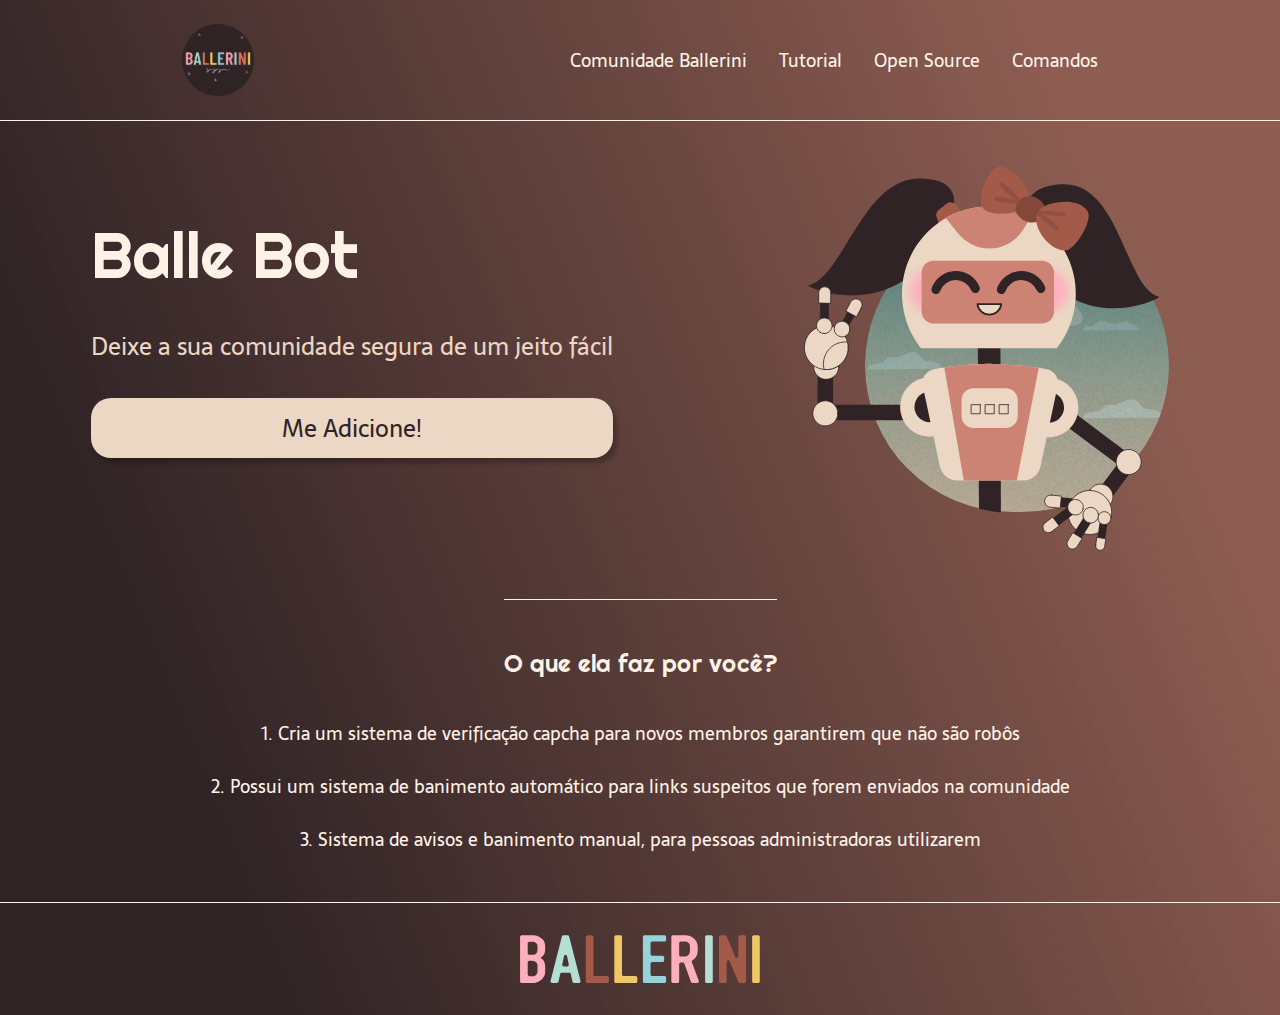
<file: Landing Page/index.html>
<!DOCTYPE html>
<html lang="pt-br">

<head>
    <meta charset="UTF-8">
    <meta name="viewport" content="width=device-width, initial-scale=1.0">
    <meta name="description" content="Um bot que irá moderar e deixar a sua comunidade segura de um jeito fácil!">
    <link rel="stylesheet" href="style/estilo.css">
    <title>Balle Bot - Modere a sua comunidade do Discord</title>
</head>

<body>
    <header class="cabecalho">
        <img class="cabecalho-imagem" src="images/logo.svg" alt="Logo da comunidade Ballerini">
        <nav class="cabecalho-menu">
            <a class="cabecalho-menu-item" href="#">Comunidade Ballerini</a>
            <a class="cabecalho-menu-item" href="#">Tutorial</a>
            <a class="cabecalho-menu-item" href="#">Open Source</a>
            <a class="cabecalho-menu-item" href="#">Comandos</a>
        </nav>
    </header>

    <main class="conteudo">
        <section class="conteudo-principal">
            <div class="conteudo-principal-escrito">
                <h1 class="conteudo-principal-escrito-titulo">Balle Bot</h1>
                <h2 class="conteudo-principal-escrito-subtitulo">Deixe a sua comunidade segura de um jeito fácil</h2>
                <button class="conteudo-principal-escrito-botao">Me Adicione!</button>
            </div>
            <img src="images/Balle_Bot.svg" class="conteudo-principal-imagem" alt="Balle Bot">
        </section>
        
        <section class="conteudo-secundario">
            <h3 class="conteudo-secundario-titulo">O que ela faz por você?</h3>
            <p class="conteudo-secundario-paragrafo">1. Cria um <strong>sistema de verificação capcha</strong> para novos membros garantirem que não são robôs</p>
            <p class="conteudo-secundario-paragrafo">2. Possui um <strong>sistema de banimento automático</strong> para links suspeitos que forem enviados na comunidade</p>
            <p class="conteudo-secundario-paragrafo">3. <strong>Sistema de avisos e banimento manual</strong>, para pessoas administradoras utilizarem</p>
        </section>
    </main>

    <footer class="rodape">
        <img class="rodape-imagem" src="images/BALLERINI.svg" alt="Ballerini">
    </footer>
</body>

</html>
</file>
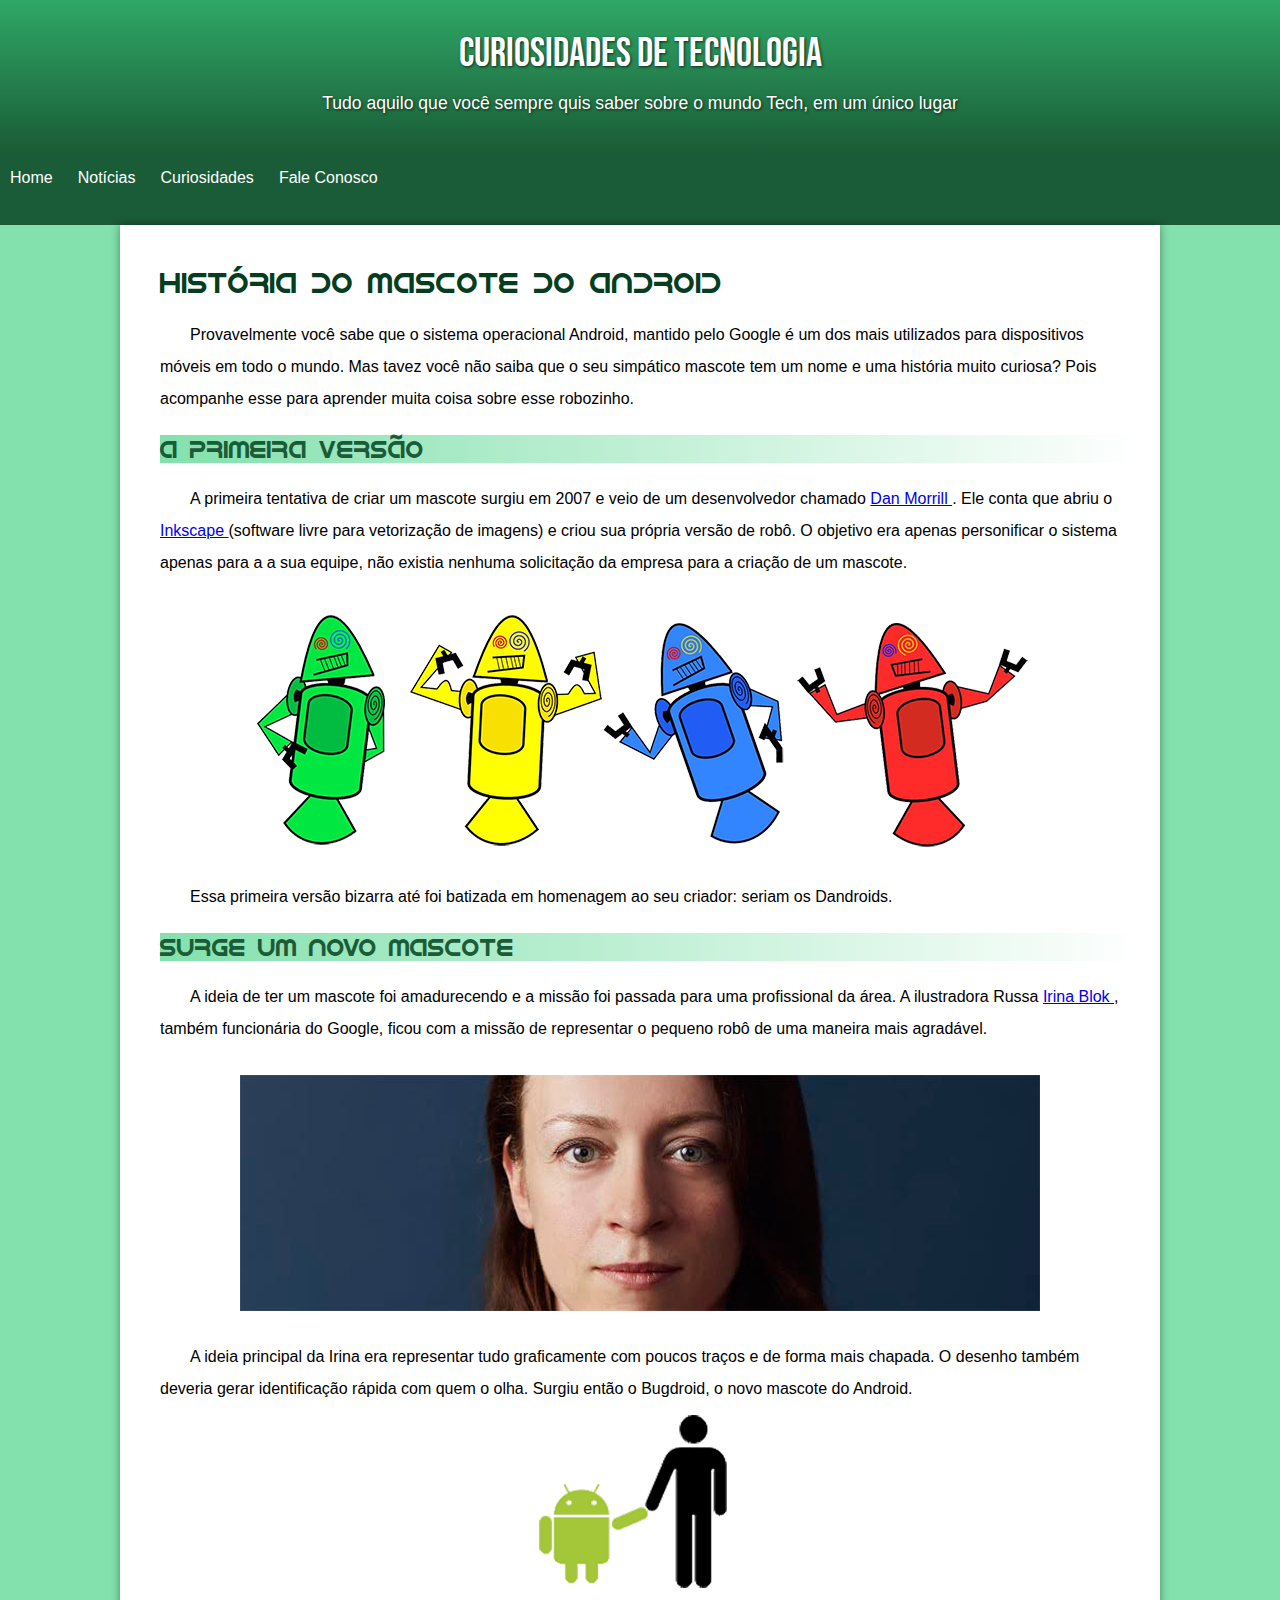
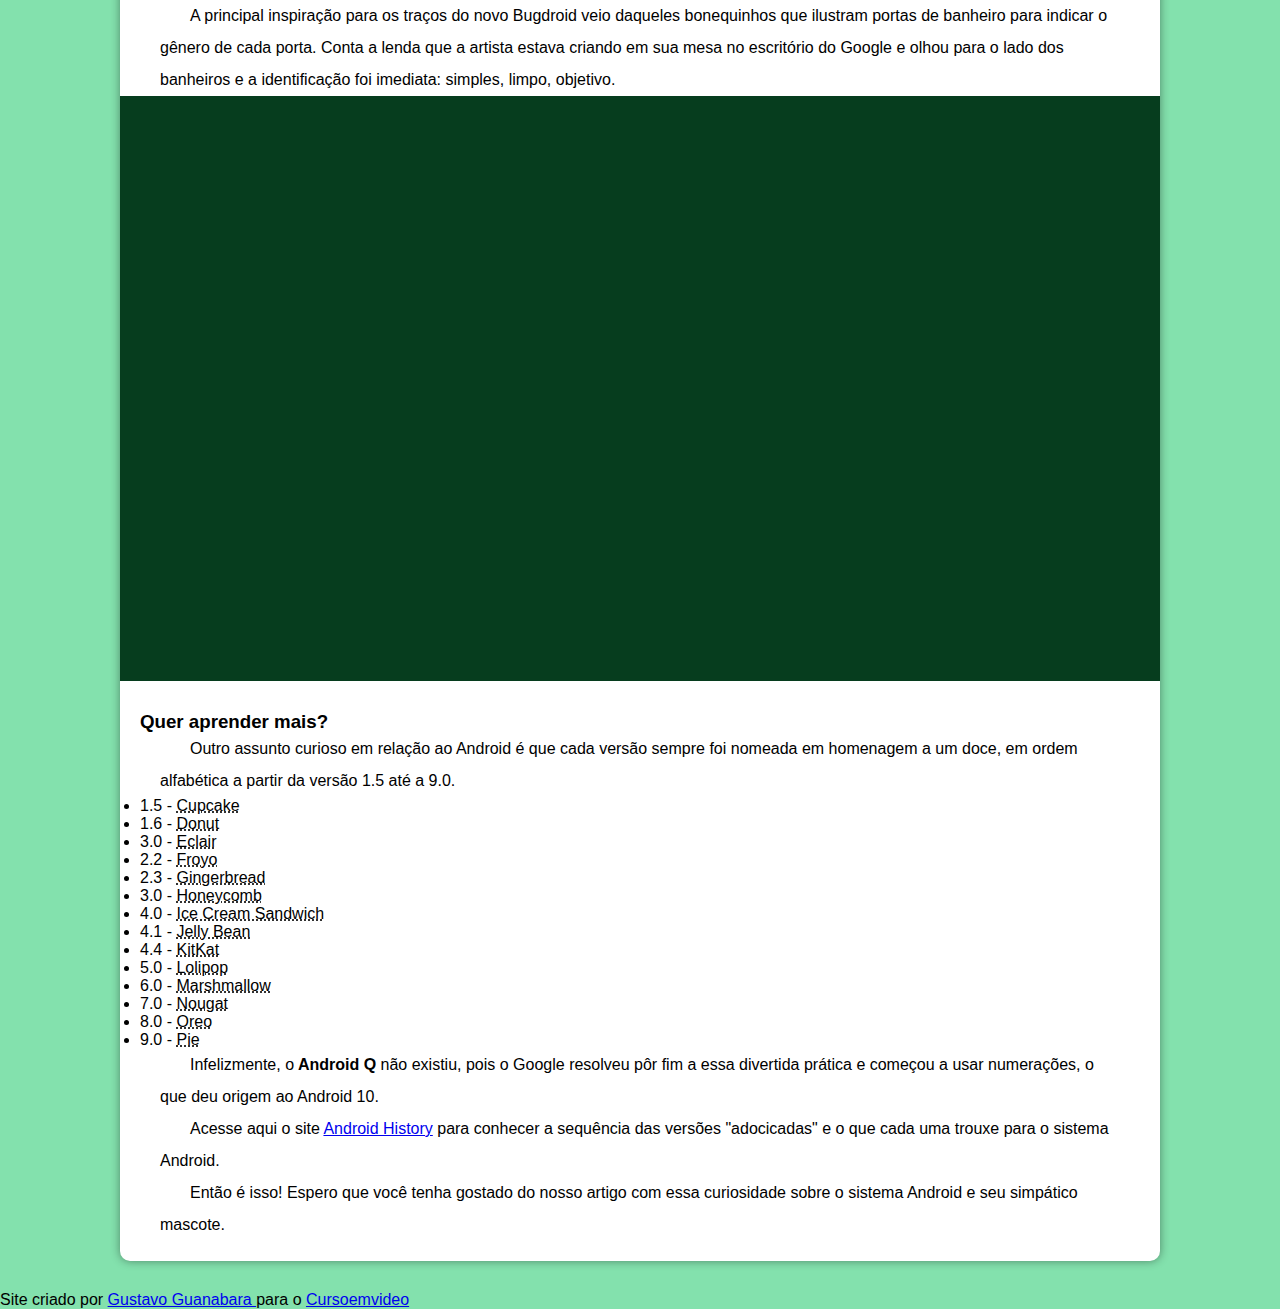
<file: Projeto Android/index.html>
<!DOCTYPE html>
<html lang="pt-BR">
<head>
    <meta charset="UTF-8">
    <meta name="viewport" content="width=device-width, initial-scale=1.0">
    <title>Projeto Android</title>
    <link rel="shortcut icon" href="img/favicon.ico" type="image/x-icon">
    <link rel="stylesheet" href="styles/style.css">
</head>
<body>
    <!-- * Cabeçalho -->
    <header>
        <h1 class="cabecalhoTitulo">CURIOSIDADES DE TECNOLOGIA</h1>
        <p class="cabecalhoDescricao">Tudo aquilo que você sempre quis saber sobre o mundo Tech, em um único lugar</p>
        <nav>
            <a href="#" class="linkNavegacao">Home</a>
            <a href="#" class="linkNavegacao">Notícias</a>
            <a href="#" class="linkNavegacao">Curiosidades</a>
            <a href="#" class="linkNavegacao">Fale Conosco</a>
        </nav>
    </header>
    <!-- * Main -->
    <main>
        <article class="a1">
            <h1>História do Mascote do Android</h1>
            <p class="a1Paragrafo">
                Provavelmente você sabe que o sistema operacional Android, mantido pelo Google é um dos mais utilizados para dispositivos móveis em todo o mundo. Mas tavez você não saiba que o seu simpático mascote tem um nome e uma história muito curiosa? Pois acompanhe esse  para aprender muita coisa sobre esse robozinho. 
            </p>
        </article>
        <article class="a2">
            <h2 class="tituloSecundario">A primeira versão</h2>
            <p class="a2Paragrafo">
                A primeira tentativa de criar um mascote surgiu em 2007 e veio de um desenvolvedor chamado 
                    <a href="https://androidcommunity.com/dan-morrill-shows-us-the-android-mascot-that-almost-was-20130103/" target="_blank" rel="noopener">
                        Dan Morrill
                    </a>
                . Ele conta que abriu o 
                    <a href="https://inkscape.org/pt-br/" target="_blank" rel="noopener">
                        Inkscape
                    </a> 
                (software livre para vetorização de imagens) e criou sua própria versão de robô. O objetivo era apenas personificar o sistema apenas para a a sua equipe, não existia nenhuma solicitação da empresa para a criação de um mascote.
            </p>
            <picture>
                <source media="(max-width: 670px)" srcset="img/dan-droids-pq.png">
                <img src="img/dan-droids.png" alt="Primeiro mascote do Android">
            </picture>
            <p class="a2Paragrafo">
                Essa primeira versão bizarra até foi batizada em homenagem ao seu criador: seriam os Dandroids.
            </p>
        </article>
        <article class="a3">
            <h2 class="tituloSecundario">Surge um novo mascote</h2>
            <p class="a3Paragrafo">
                A ideia de ter um mascote foi amadurecendo e a missão foi passada para uma profissional da área. A ilustradora Russa 
                    <a href="https://www.irinablok.com/android" target="_blank" rel="noopener">
                        Irina Blok
                    </a>
                , também funcionária do Google, ficou com a missão de representar o pequeno robô de uma maneira mais agradável.
            </p>
            <picture class="imagem">
                <source media="(max-width: 790px)" srcset="img/irina-blok-pq.jpg" type="image/jpg">
                <img src="img/irina-blok.jpg" alt="Irina Blok">
            </picture>
            <p class="a3Paragrafo">
                A ideia principal da Irina era representar tudo graficamente com poucos traços e de forma mais chapada. O desenho também deveria gerar identificação rápida com quem o olha. Surgiu então o Bugdroid, o novo mascote do Android.
            </p>
            <img src="img/bugdroid.png" alt="bugdroid" class="Imagem">
            <p class="a3Paragrafo">
                A principal inspiração para os traços do novo Bugdroid veio daqueles bonequinhos que ilustram portas de banheiro para indicar o gênero de cada porta. Conta a lenda que a artista estava criando em sua mesa no escritório do Google e olhou para o lado dos banheiros e a identificação foi imediata: simples, limpo, objetivo.
            </p>
            <div class="video">
                <iframe width="560" height="315" src="https://www.youtube.com/embed/l2UDgpLz20M" title="YouTube video player" frameborder="0" allow="accelerometer; autoplay; clipboard-write; encrypted-media; gyroscope; picture-in-picture; web-share" allowfullscreen></iframe>
            </div>
        </article>
        <article class="extra">
            <div class="info">
                <aside>
                    <h3>Quer aprender mais?</h3>
    
                    <p>Outro assunto curioso em relação ao Android é que cada versão sempre foi nomeada em homenagem a um doce, em ordem alfabética a partir da versão 1.5 até a 9.0.</p>
    
                    <ul>
                        <li>1.5 - <abbr title="Bolo de Copo">Cupcake</abbr>
                        <li>1.6 - <abbr title="Rosquinha">Donut</abbr>
                        <li>3.0 - <abbr title="Bomba">Eclair</abbr>
                        <li>2.2 - <abbr title="Yogurte Congelado">Froyo</abbr>
                        <li>2.3 - <abbr title="Biscoito de Gengibre">Gingerbread</abbr>
                        <li>3.0 - <abbr title="Favo de Mel">Honeycomb</abbr>
                        <li>4.0 - <abbr title="Sanduíche de Sorvete">Ice Cream Sandwich</abbr>
                        <li>4.1 - <abbr title="Jujuba">Jelly Bean</abbr> 
                        <li>4.4 - <abbr title="KitKat">KitKat</abbr>
                        <li>5.0 - <abbr title="Pirulito">Lolipop</abbr>
                        <li>6.0 - <abbr title="Marshmallow">Marshmallow</abbr>
                        <li>7.0 - <abbr title="Torrone">Nougat</abbr>
                        <li>8.0 - <abbr title="Oreo">Oreo</abbr>
                        <li>9.0 - <abbr title="Torta">Pie</abbr>
                        </ul>
    
                    <p>Infelizmente, o<strong> Android Q</strong> não existiu, pois o Google resolveu pôr fim a essa divertida prática e começou a usar numerações, o que deu origem ao Android 10.</p>
    
                    <p>Acesse aqui o site <a href="https://www.android.com/intl/en_uk/history/#/donut" target="_blank" rel="noopener" class="externo">Android History</a> para conhecer a sequência das versões "adocicadas" e o que cada uma trouxe para o sistema Android.</p>
                </aside>
                <p>Então é isso! Espero que você tenha gostado do nosso artigo com essa curiosidade sobre o sistema Android e seu simpático mascote.</p>
            </div>
        </article>
    </main>
    <footer>
        <p>
            Site criado por 
                <a href="https://gustavoguanabara.github.io/" target="_blank" rel="noopener">
                    Gustavo Guanabara
                </a>
             para o 
                <a href="https://www.youtube.com/cursoemvideo" target="_blank" rel="noopener">
                    Cursoemvideo
                </a>
        </p>
    </footer>
</body>
</html>
</file>
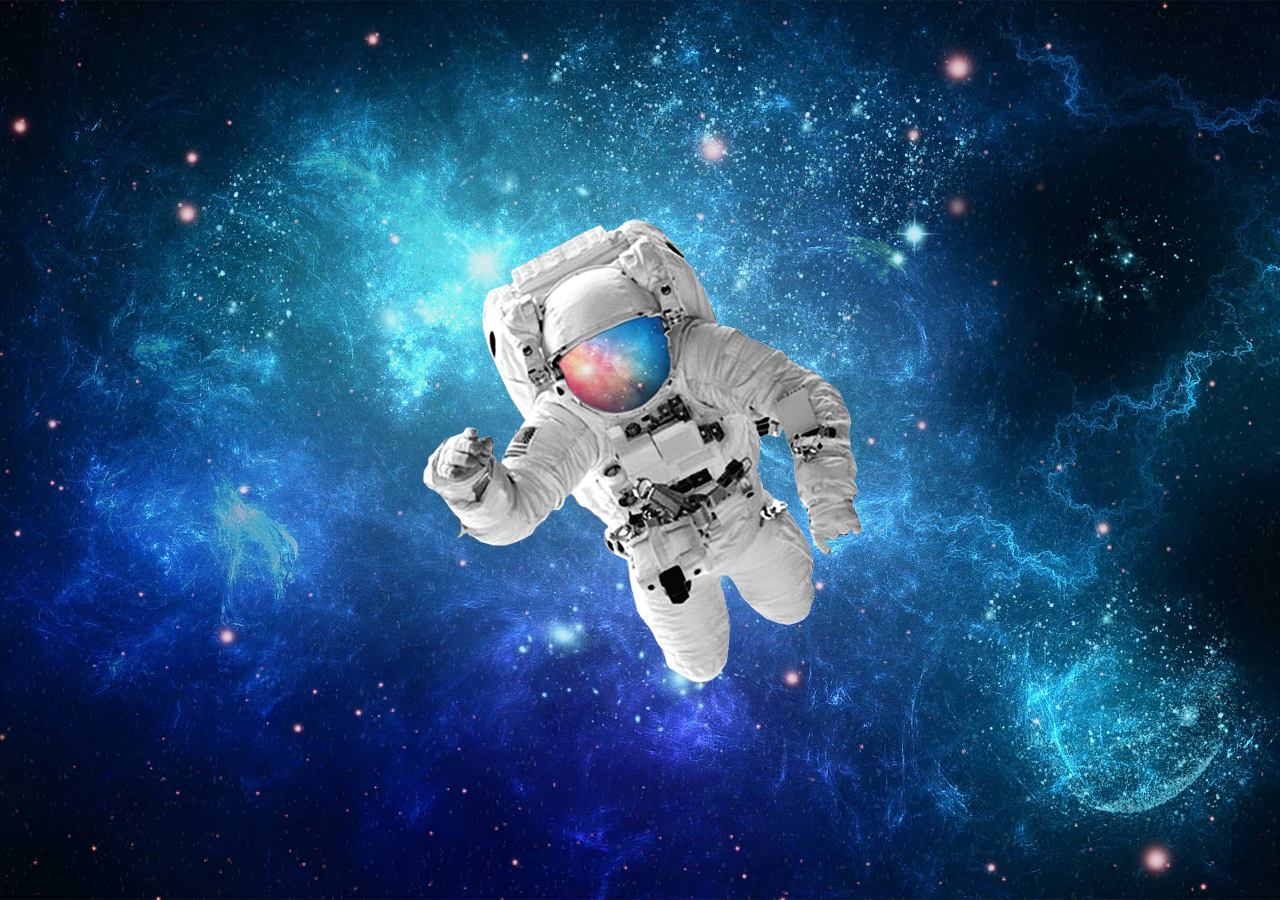
<file: Desafios/Desafio Astronauta/index.html>
<!DOCTYPE html>
<html lang="pt-BR">
<head>
    <meta charset="UTF-8">
    <meta name="viewport" content="width=device-width, initial-scale=1.0">
    <title>Desafio Astronauta</title>
    <style>
        body {
            background: darkblue url('imagens/espaco.jpg') center center no-repeat fixed;
            background-size: cover;
        }

        .astronauta {
            position: absolute;
            left: 50%;
            top: 50%;
            transform: translate(-50%, -50%);
        }
    </style>
</head>
<body>
    <div>
        <img class="astronauta" src="imagens/astronauta.png" alt="astronauta">
    </div>
</body>
</html>
</file>
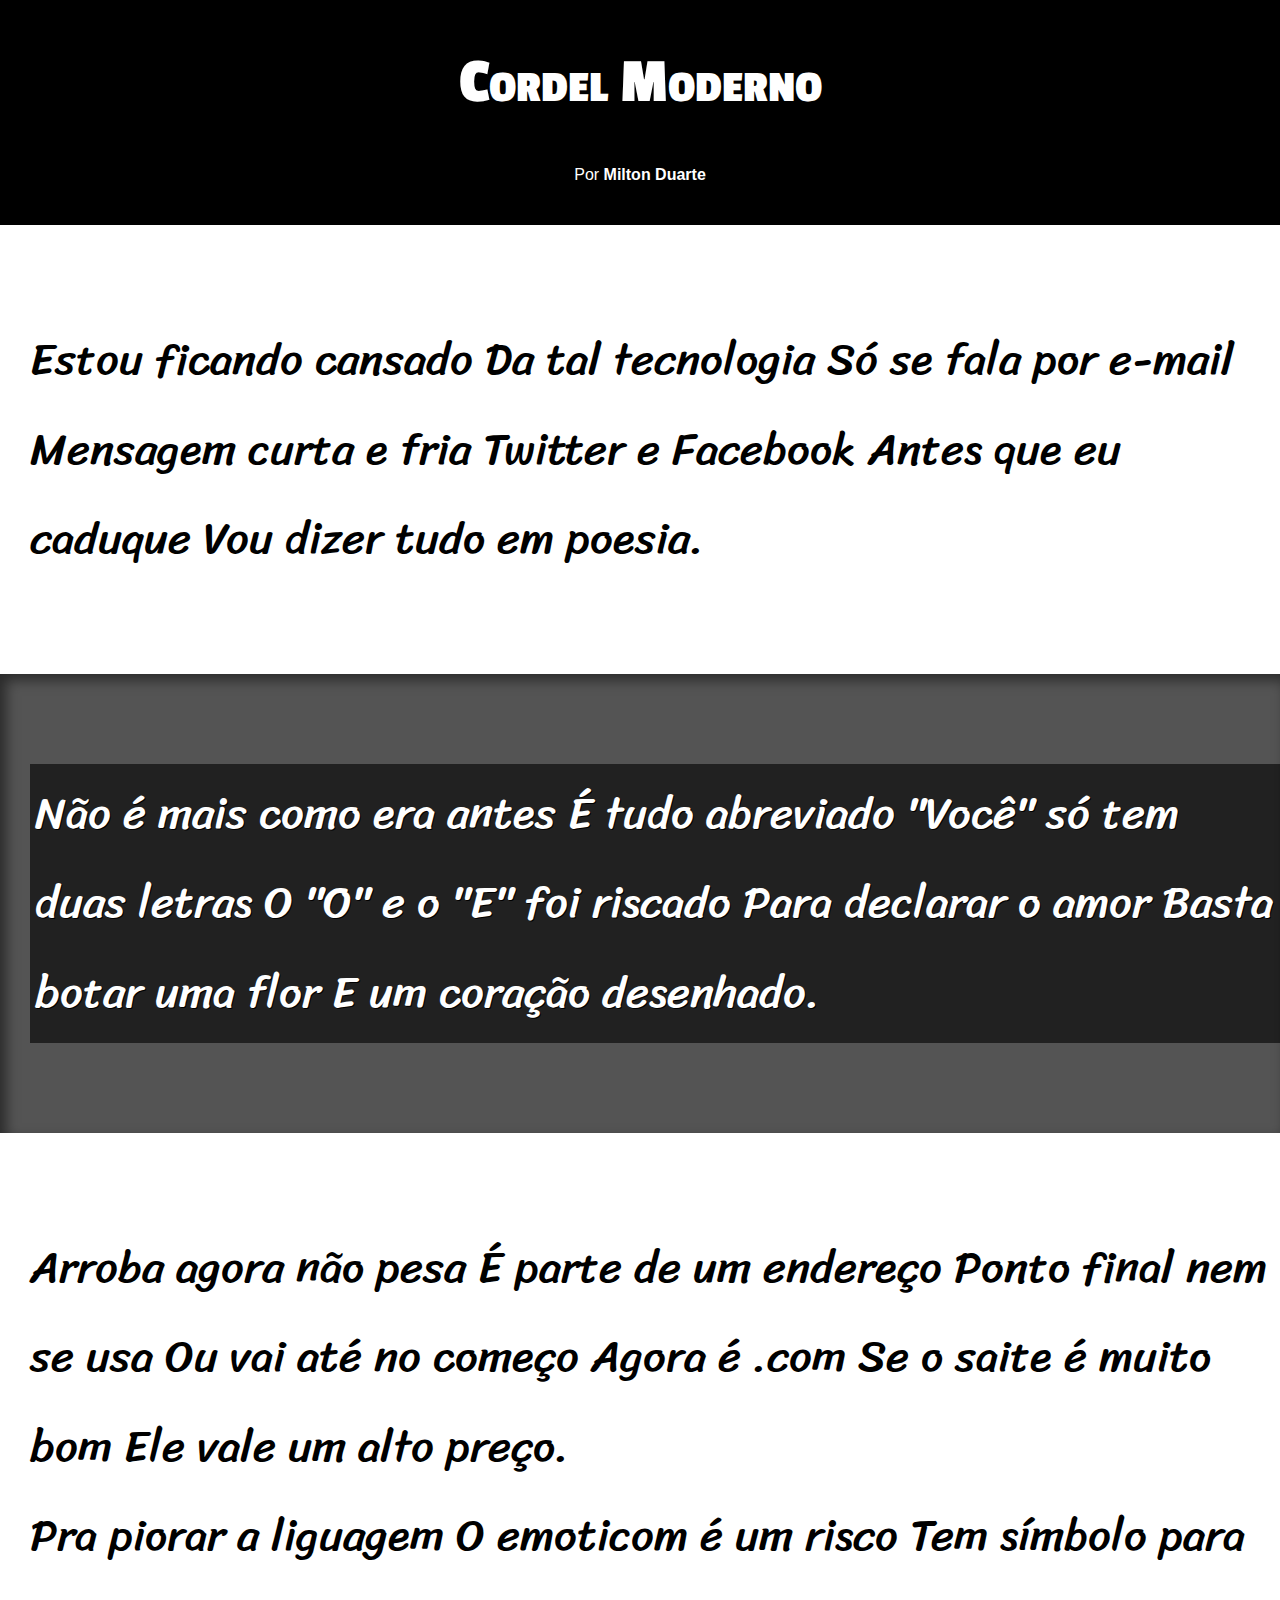
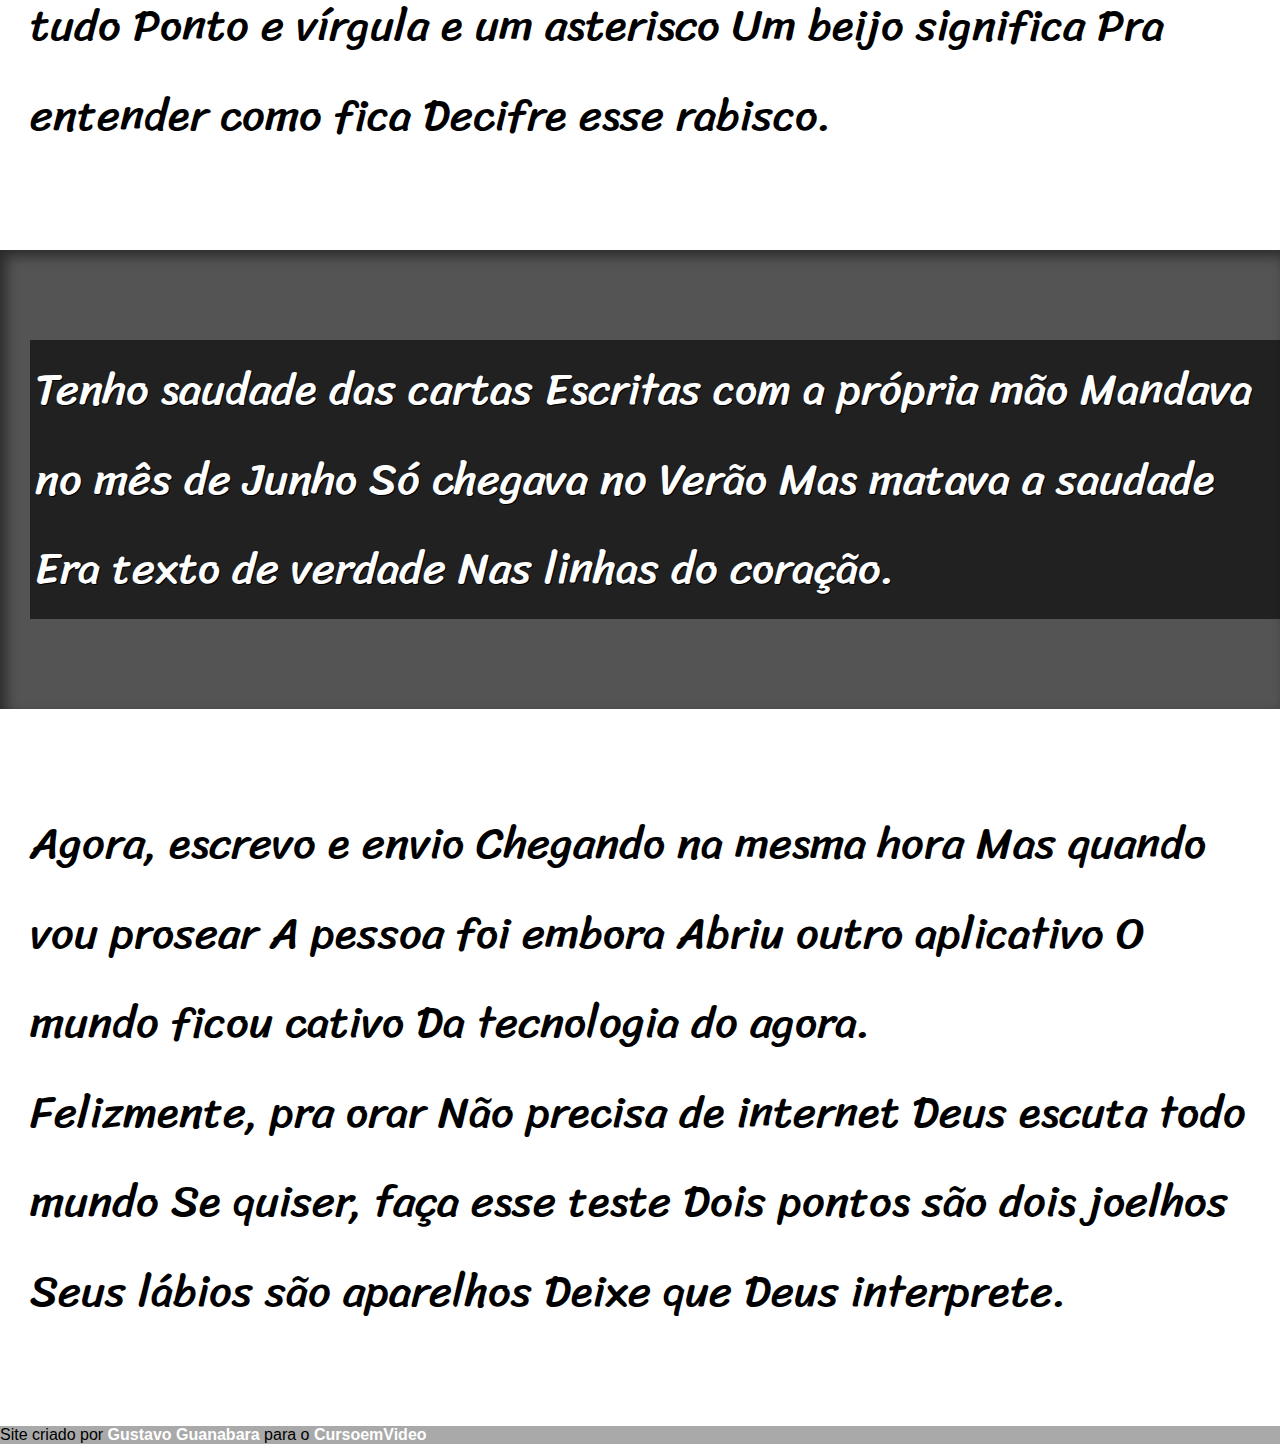
<file: Desafios/Desafio Cordel/index.html>
<!DOCTYPE html>
<html lang="en">
<head>
    <meta charset="UTF-8">
    <meta name="viewport" content="width=device-width, initial-scale=1.0">
    <title>Document</title>
    <link rel="stylesheet" href="style.css">
</head>
<body>
    <header>
        <h1>Cordel Moderno</h1>
        <p>Por <a href="https://www.recantodasletras.com.br/poesias/3186743" target="_blank" rel="noopener">Milton Duarte</a></p>
    </header>
    <main>
        <section class="texto">
            <p>
                Estou ficando cansado
                Da tal tecnologia
                Só se fala por e-mail
                Mensagem curta e fria
                Twitter e Facebook
                Antes que eu caduque
                Vou dizer tudo em poesia.
            </p>
        </section>
        <section class="imagem" id="img1">
            <p>
                Não é mais como era antes
                É tudo abreviado
                "Você" só tem duas letras
                O "O" e o "E" foi riscado
                Para declarar o amor
                Basta botar uma flor
                E um coração desenhado.
            </p>
        </section>
        <section class="texto">
            <p>
                Arroba agora não pesa
                É parte de um endereço
                Ponto final nem se usa
                Ou vai até no começo
                Agora é .com
                Se o saite é muito bom
                Ele vale um alto preço.
            </p>
            <p>
                Pra piorar a liguagem
                O emoticom é um risco
                Tem símbolo para tudo
                Ponto e vírgula e um asterisco
                Um beijo significa
                Pra entender como fica
                Decifre esse rabisco.
            </p>
        </section>
        <section class="imagem" id="img2">
            <p>
                Tenho saudade das cartas
                Escritas com a própria mão
                Mandava no mês de Junho
                Só chegava no Verão
                Mas matava a saudade
                Era texto de verdade
                Nas linhas do coração.
            </p>
        </section>
        <section class="texto">
            <p>
                Agora, escrevo e envio
                Chegando na mesma hora
                Mas quando vou prosear
                A pessoa foi embora
                Abriu outro aplicativo
                O mundo ficou cativo
                Da tecnologia do agora.
            </p>
            <p>
                Felizmente, pra orar
                Não precisa de internet
                Deus escuta todo mundo
                Se quiser, faça esse teste
                Dois pontos são dois joelhos
                Seus lábios são aparelhos
                Deixe que Deus interprete.
            </p>
        </section>
    </main>
    <footer>
        <p>Site criado por <a href="https://gustavoguanabara.github.io" target="_blank" rel="noopener">Gustavo Guanabara</a> para o <a href="https://www.cursoemvideo.com" target="_blank" rel="noopener">CursoemVideo</a></p>
    </footer>
</body>
</html>
</file>
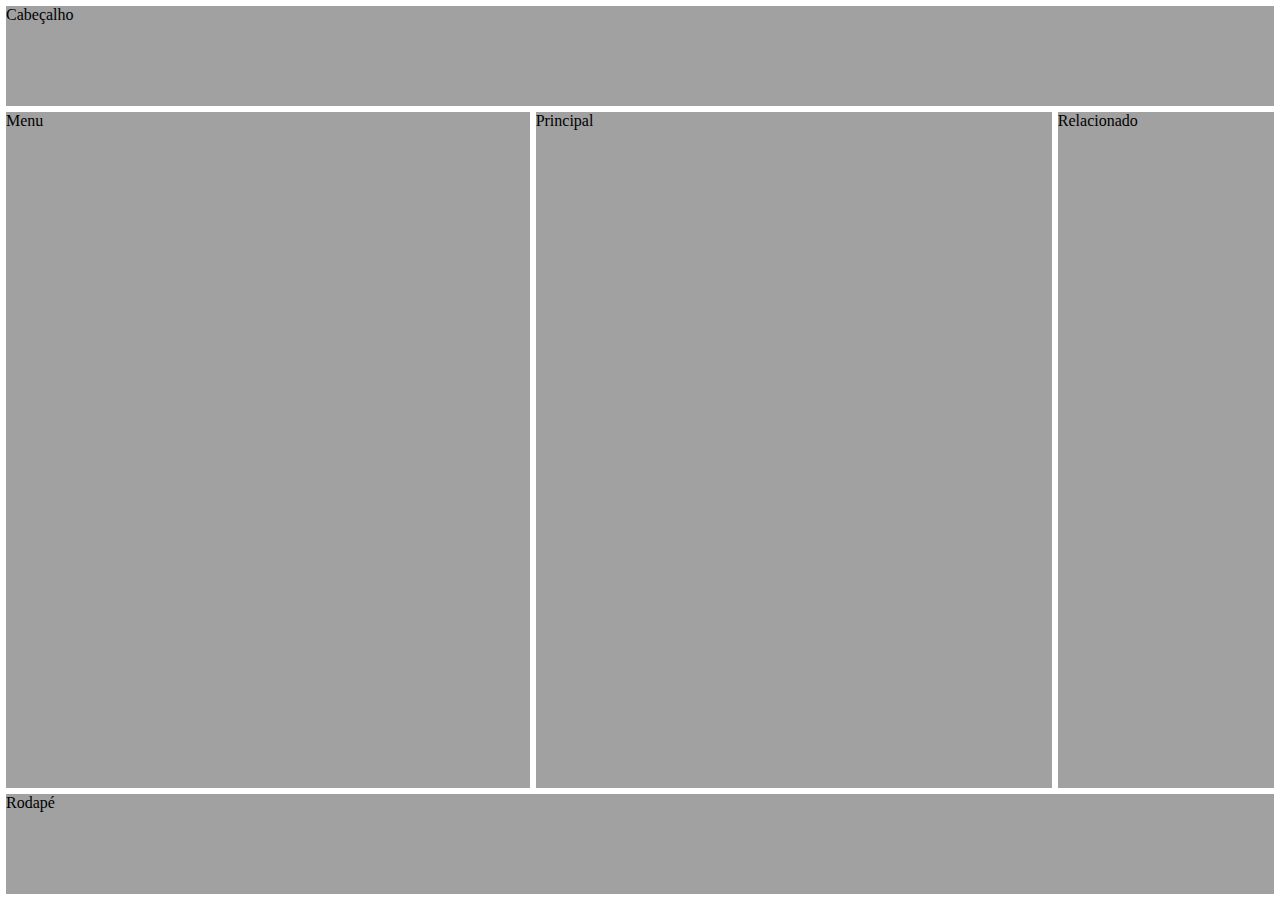
<file: Flexbox/layout2.html>
<!DOCTYPE html>
<html lang="pt-BR">
<head>
    <meta charset="UTF-8">
    <meta name="viewport" content="width=device-width, initial-scale=1.0">
    <title>Document</title>

    <style>
        * {
            margin: 0;
            padding: 0;
            box-sizing: border-box;
        }

        body {
            display: flex;
            flex-wrap: wrap;
            margin: 3px;
            flex: 1 1 100vw;
        }
        header, nav, main, aside, footer {
            background: #a1a1a1;
            display: flex;
            margin: 3px;
        }
        header {
            flex: 1 1 100vw;
            height: 100px;
        }
        nav {
            flex: 20 1 200px;
        }
        main {
            flex: 1 1 500px;
            height: calc(100vh - 224px);
        }
        aside {
            flex: 1 1 200px;
        }
        footer {
            flex: 1 1 100vw;
            height: 100px;
        }
        @media only screen and (max-width: 923px){
            main {
               height: calc(100vh - 330px); 
            }
            aside {
                flex: 1 1 100vw;
                height: 100px;
            }
        }
        @media only screen and (max-width: 717px){
            nav {
                height: 100px;
            }
            main {
                height: calc(100vh - 436px);
            }
        }
    </style>

</head>
<body>
    <header>Cabeçalho</header>
    <nav>Menu</nav>
    <main>Principal</main>
    <aside>Relacionado</aside>
    <footer>Rodapé</footer>
</body>
</html>
</file>
<file: Landing Page/style/estilo.css>
@charset "utf-8";

@import url('https://fonts.googleapis.com/css2?family=Righteous&display=swap');

@import url('https://fonts.googleapis.com/css2?family=Righteous&family=Sarala&display=swap');
/*font-family: 'Righteous', cursive;*/

* {
    margin: 0px;
    padding: 0px;
    box-sizing: border-box;
    text-decoration: none;
}

body {
    font-size: 100%;
    background: linear-gradient(68.15deg, #2F2325 16.62%, #8E5D52 85.61%);
}

.cabecalho {
   display: flex; 
   flex-direction: row;
   align-items: center;
   justify-content: space-around;
   padding: 24px;
}

.cabecalho-imagem {
    height: 72px;
}

.cabecalho-menu {
    display: flex;
    gap: 32px;
}

.cabecalho-menu-item {
    font-family: 'Sarala', sans-serif;
    color: #FFF2E7;
    font-weight: 400;
    font-size: 18px;
}

.conteudo {
    margin-bottom: 48px;
    border-top: 0.4px solid #FFF2E7;
}

.conteudo-principal {
    display: flex;
    flex-direction: row;
    align-items: center;
    justify-content: space-around;
}

.conteudo-principal-escrito {
    display: flex;
    flex-direction: column;
    gap: 32px;
}

.conteudo-principal-escrito-titulo {
    font-family: 'Righteous', cursive;
    font-weight: 400;
    font-size: 64px;
    color: #FFF2E7;
}

.conteudo-principal-escrito-subtitulo {
    font-family: 'Sarala', sans-serif;
    font-weight: 400;
    font-size: 24px;
    color: #ECD6C4;
}

.conteudo-principal-escrito-botao {
    background-color: #ECD6C4;
    width: 180;
    height: 60px;
    border: none;
    box-shadow: 4px 5px 4px rgba(0, 0, 0, 0.25);
    border-radius: 20px;
    font-family: 'Sarala', sans-serif;
    font-weight: 400;
    font-size: 24px;
    color: #2F2325;
}

.conteudo-principal-escrito-botao:hover {
    background-color: rgba(236, 214, 196, 0.53);
    transition: 0.2s;
}

.conteudo-principal-imagem {
    height: 430px;
}

.conteudo-secundario {
    display: flex;
    flex-direction: column;
    align-items: center;
    gap: 24px;
    margin-top: 48px;
}

.conteudo-secundario-titulo {
    border-top: 0.4px solid #FFF2E7;
    padding-top: 48px;
    font-family: 'Righteous', cursive;
    font-weight: 400;
    font-size: 24px;
    color: #FFF2E7;
    margin-bottom: 16px;
}

.conteudo-secundario-paragrafo {
    font-family: 'Sarala', sans-serif;
    font-weight: 300;
    font-size: 18px;
    color: #FFF2E7;
}

.rodape {
    padding: 32px;
    border-top: 0.4px solid #FFF2E7;
}

.rodape-imagem {
    height: 48px;
    display: block;
    margin: 0 auto;
}
</file>
<file: Projeto Android/styles/style.css>
@charset "UTF-8";



@import url('https://fonts.googleapis.com/css2?family=Bebas+Neue&family=Homemade+Apple&family=Work+Sans:ital,wght@0,100;0,200;0,300;0,400;0,500;0,600;0,700;0,800;0,900;1,100;1,200;1,300;1,400;1,500;1,600;1,700;1,800;1,900&display=swap');

@font-face {
    font-family: 'Android';
    src: url('../fonts/idroid.otf') format('opentype');
    font-weight: normal;
}

:root {
    --cor0: #c5ebd6;
    --cor1: #83e1ad;
    --cor2: #3ddc84;
    --cor3: #2fa866;
    --cor4: #1a5c37;
    --cor5: #063d1e;

    --fonte-padrao: Arial, Verdana, Helvetica, sans-serif;
    --fonte-destaque: 'Bebas Neue', cursive;
    --fonte-android: 'Android', cursive;
}

* {
    margin: 0px;
    padding: 0px;
}

body {
    font-family: var(--fonte-padrao);
    background-color: var(--cor1);
}



header {
    height: 225px;
    width: 100vw;
    background: var(--cor5);
    background: linear-gradient(180deg, rgba(47,168,102,1) 0%, rgba(26,92,55,1) 67%);
    color: white;
    text-align: center;
}

.cabecalhoTitulo {
    padding-top: 30px;
    font-size: 2.5em;
    font-family: var(--fonte-destaque);
    font-weight: normal;
    text-shadow: 1px 1px 3px rgba(0, 0, 0, 0.70);
}

.cabecalhoDescricao {
    font-size: 1.1em;
    text-shadow: 1px 1px 3px rgba(0, 0, 0, 0.70);
    margin-top: 15px;
    padding: 0px 260px;
}

nav{
    margin-top: 55px;
    margin-left: 10px;
    display: flex;
    flex-direction: row;
    justify-content: flex-start;
    gap: 25px;
}

nav > a {
    color: white;
    text-decoration: none;
}

main {
    min-width: 300px;
    max-width: 1000px;
    background-color: white;
    margin: auto;
    margin-bottom: 30px;
    padding: 20px;
    box-shadow: 0px 0px 10px rgba(0, 0, 0, 40%);
    border-radius: 0px 0px 10px 10px;
}

main h1 {
    font-family: var(--fonte-android);
    color: var(--cor5);
    font-size: 1.8em;
    padding: 20px 0px 20px 20px;
    font-weight: normal;
}

h2 {
    font-family: var(--fonte-android);
    font-weight: normal;
    color: var(--cor4);
    background-image: linear-gradient(to right, var(--cor1), white);
    margin: 20px 0px 20px 20px;
}

main p {
    text-indent: 30px;
    padding: 0px 20px;
    line-height: 2em;
}

picture {
    padding: 30px;
}

.imagem, img {
    display: block;
    margin: auto;
}

div.video {
    background-color: var(--cor5);
    margin: 0px -20px 30px -20px;
    padding: 20px;
    padding-bottom: 56.5%;
    position: relative;
}

div.video > iframe {
    position: absolute;
    top: 5%;
    left: 5%;
    width: 90%;
    height: 90%;
}

iframe {
    transform: translate(35%, 10%);
}

@media (max-width: 1050px) {
    main {
        margin: 0px;
    }
}

@media (max-width: 785px) {
    .imagem {
        margin-left: 25%;
    }
}
</file>
<file: Desafios/Desafio Cordel/style.css>
@charset "utf-8";

@import url('https://fonts.googleapis.com/css2?family=Passion+One:wght@400;700;900&display=swap');
/*font-family: 'Passion One', cursive;*/

@import url('https://fonts.googleapis.com/css2?family=Sriracha&display=swap');
/*font-family: 'Sriracha', cursive;*/

:root {
    --fonte1: Verdana, Geneva, Tahoma, sans-serif;
    --fonte2: 'Passion One', cursive;
    --fonte3: 'Sriracha', cursive;
}

* {
    padding: 0px;
    margin: 0px;
}

body, html {
    font-family: var(--fonte1);
    background-color: darkgray;
    min-height: 100vh;
}

header {
    height: 25vh;
    background-color: black;
    color: white;
    text-align: center;
}

header > h1 {
    font-family: var(--fonte2);
    font-size: 4rem;
    padding: 3rem;
    font-variant: small-caps;
}

a {
    color: white;
    text-decoration: none;
    font-weight: bold;
}

a:hover {
    text-decoration: underline;
}

section {
    padding-top: 10vh;
    padding-bottom: 10vh;
    padding-left: 30px;
    line-height: 2em;
    font-family: var(--fonte3);
    font-size: 3.5vw;
}

.texto {
    background-color: white;
}

.imagem {
    background-color: rgba(0, 0, 0, 50%);
    color: white;
    box-shadow: inset 6px 6px 13px 0 rgba(0, 0, 0, 50%);    background-size: cover;
    background-attachment: fixed;
}

.imagem > p {
    display: inline-block;
    padding: 5px;
    background-color: rgba(0, 0, 0, 60%);
    text-shadow: 1px 1px 0px black;
}

section#img01 {
    background-image: url('imagens/background001.jpg');
    background-position: right center;
}
</file>
